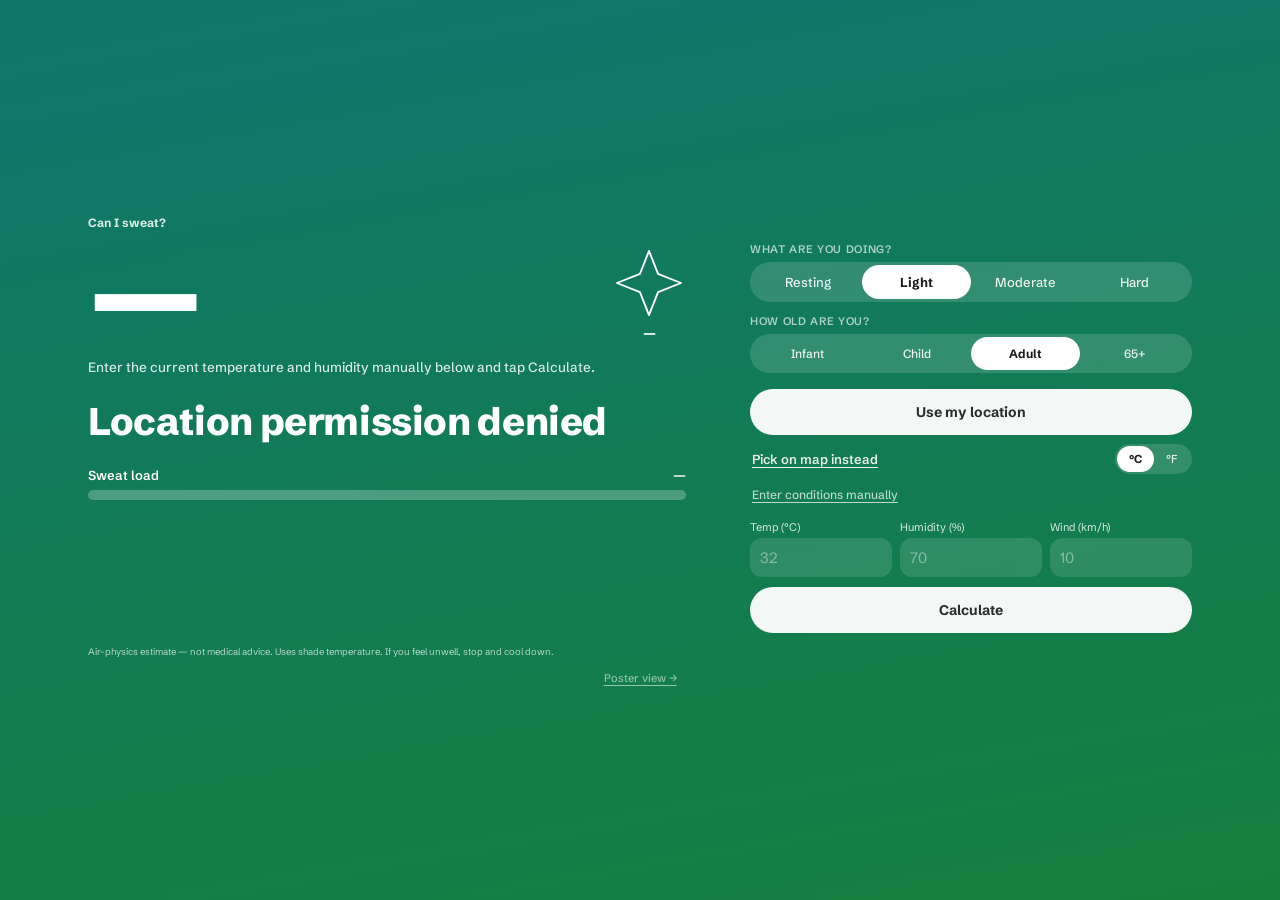
<file: index.html>
<!doctype html>
<html lang="en">
<head>
  <meta charset="utf-8" />
  <meta name="viewport" content="width=device-width, initial-scale=1, viewport-fit=cover" />
  <meta name="theme-color" content="#0f766e" />
  <title>Can I Sweat?</title>
  <meta name="description" content="Whether your sweat can cool you — the whole screen is the verdict." />
  <link rel="manifest" href="manifest.webmanifest" />
  <link rel="icon" href="icons/icon.svg" type="image/svg+xml" />
  <link rel="apple-touch-icon" href="icons/icon.svg" />
  <link rel="preconnect" href="https://fonts.googleapis.com" />
  <link rel="preconnect" href="https://fonts.gstatic.com" crossorigin />
  <link href="https://fonts.googleapis.com/css2?family=Schibsted+Grotesk:wght@400;500;700;800&display=swap" rel="stylesheet" />
  <link rel="stylesheet" href="vendor/leaflet/leaflet.css" />
  <link rel="stylesheet" href="thermometer.css" />
</head>
<body>
  <main class="tc" id="root" data-tier="ok">
    <div class="tc__content">
      <header class="tc__header">
        <span class="tc__brand">Can I sweat?</span>
        <span class="tc__place" id="place"></span>
      </header>

      <div class="tc__split">
      <div class="tc__col tc__col--read">
      <div class="tc__tempblock">
        <div class="tc__tempmain">
          <div class="tc__temp" id="temp">—</div>
          <div class="tc__meta" id="meta">&nbsp;</div>
        </div>
        <div class="tc__muggy" id="muggyBlock">
          <svg class="tc__muggysvg" viewBox="0 0 120 120" role="img" aria-label="Mugginess">
            <polygon id="muggyFill" fill="#fff" fill-opacity="0.9" stroke-linejoin="round"></polygon>
            <polygon id="muggyLine" fill="none" stroke="#fff" stroke-width="3" stroke-linejoin="round"></polygon>
          </svg>
          <div class="tc__muggyword" id="muggyWord">—</div>
          <div class="tc__muggylabel" id="muggyDew">&nbsp;</div>
        </div>
      </div>

      <h1 class="tc__sentence" id="sentence" aria-live="polite">Locating you…</h1>

      <section class="tc__load" id="loadBlock" aria-label="Sweat load">
        <div class="tc__loadlabels">
          <span>Sweat load</span>
          <span id="loadValue">—</span>
        </div>
        <div class="tc__track"><div class="tc__fill" id="loadFill"></div></div>
      </section>
      </div>

      <div class="tc__col tc__col--act">
      <div class="tc__control">
        <div class="tc__label">WHAT ARE YOU DOING?</div>
        <div class="tc__seg" id="activity" role="radiogroup" aria-label="Activity level">
          <button type="button" class="seg" data-activity="rest">Resting</button>
          <button type="button" class="seg is-active" data-activity="light">Light</button>
          <button type="button" class="seg" data-activity="moderate">Moderate</button>
          <button type="button" class="seg" data-activity="hard">Hard</button>
        </div>
      </div>

      <div class="tc__control">
        <div class="tc__label">HOW OLD ARE YOU?</div>
        <div class="tc__seg" id="ageGroup" role="radiogroup" aria-label="Age group">
          <button type="button" class="seg" data-age="infant">Infant</button>
          <button type="button" class="seg" data-age="child">Child</button>
          <button type="button" class="seg is-active" data-age="adult">Adult</button>
          <button type="button" class="seg" data-age="older">65+</button>
        </div>
      </div>

      <button type="button" class="tc__primary" id="refreshBtn">Use my location</button>

      <div class="tc__utility">
        <button type="button" class="tc__link" id="mapBtn">Pick on map instead</button>
        <div class="tc__seg tc__seg--units" id="unitToggle" role="radiogroup" aria-label="Temperature units">
          <button type="button" class="seg is-active" data-unit="C">°C</button>
          <button type="button" class="seg" data-unit="F">°F</button>
        </div>
      </div>

      <button type="button" class="tc__link tc__link--manual" id="manualToggle">Enter conditions manually</button>
      <div class="tc__manual" id="manualPanel" hidden>
        <div class="tc__manualgrid">
          <label><span>Temp (<span class="unitTag">°C</span>)</span>
            <input type="number" id="manualTemp" inputmode="decimal" step="0.1" placeholder="32" />
          </label>
          <label><span>Humidity (%)</span>
            <input type="number" id="manualHum" inputmode="numeric" min="0" max="100" step="1" placeholder="70" />
          </label>
          <label><span>Wind (km/h)</span>
            <input type="number" id="manualWind" inputmode="decimal" min="0" step="1" placeholder="10" />
          </label>
        </div>
        <button type="button" class="tc__primary tc__primary--manual" id="applyManual">Calculate</button>
      </div>
      </div>
      </div>

      <p class="tc__caveat">Air-physics estimate — not medical advice. Uses shade temperature. If you feel unwell, stop and cool down.</p>
      <a class="tc__skinlink" href="poster/">Poster view →</a>
    </div>
  </main>

  <dialog class="tc__mapmodal" id="mapModal">
    <div class="tc__maphead">
      <h2>Pick a location</h2>
      <button type="button" class="tc__mapclose" id="mapClose" aria-label="Close">✕</button>
    </div>
    <div id="map"></div>
    <p class="tc__maphint">Tap the map to drop a pin.</p>
    <button type="button" class="tc__primary tc__mapconfirm" id="mapConfirm" disabled>Use this location</button>
  </dialog>

  <script src="vendor/leaflet/leaflet.js"></script>
  <script src="core.js"></script>
  <script src="thermometer.js"></script>
</body>
</html>
</file>
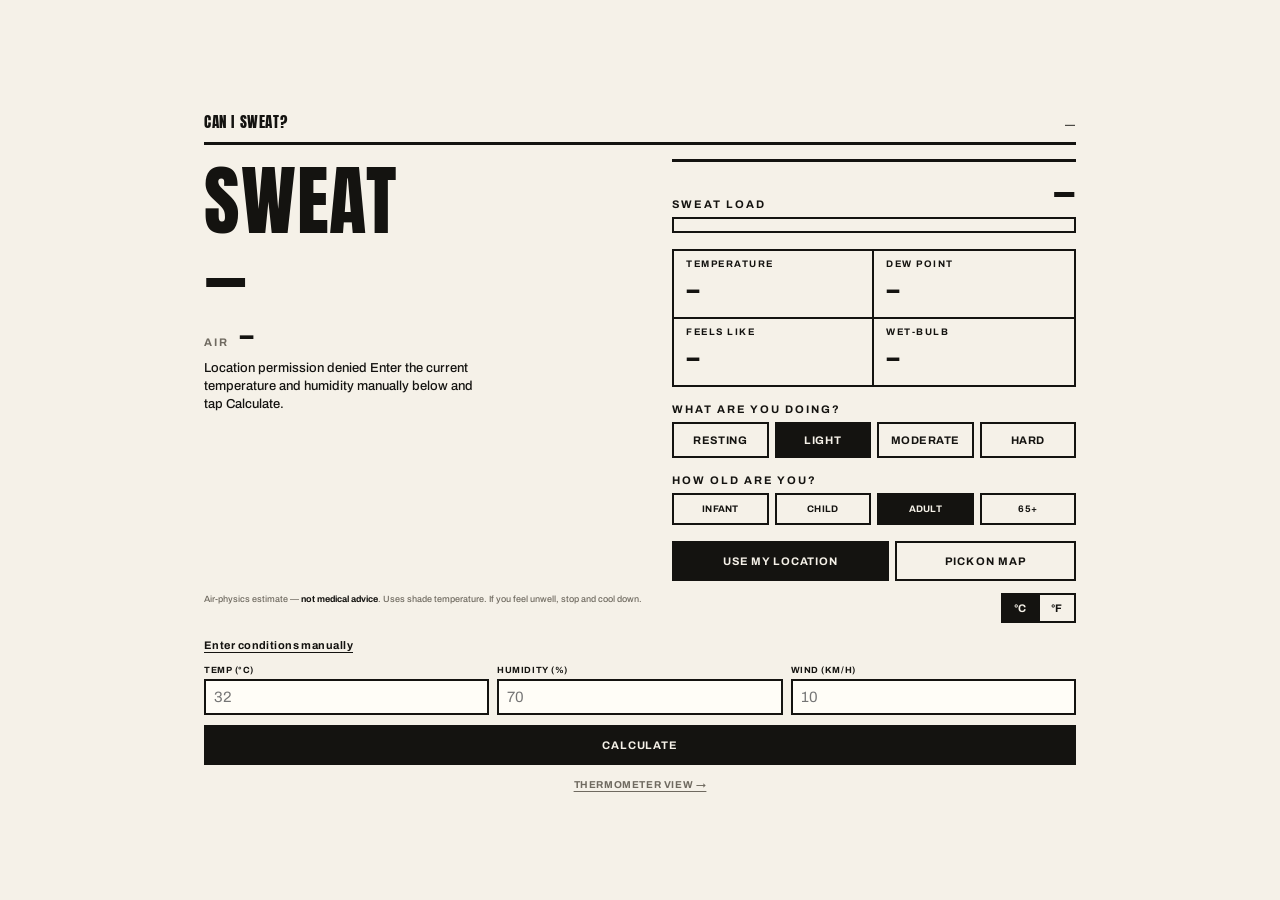
<file: poster/index.html>
<!doctype html>
<html lang="en">
<head>
  <meta charset="utf-8" />
  <meta name="viewport" content="width=device-width, initial-scale=1, viewport-fit=cover" />
  <meta name="theme-color" content="#f5f1e8" />
  <title>Can I Sweat? — Poster</title>
  <meta name="description" content="Whether your sweat can cool you — the verdict as a headline." />
  <link rel="manifest" href="../manifest.webmanifest" />
  <link rel="icon" href="../icons/icon.svg" type="image/svg+xml" />
  <link rel="apple-touch-icon" href="../icons/icon.svg" />
  <link rel="preconnect" href="https://fonts.googleapis.com" />
  <link rel="preconnect" href="https://fonts.gstatic.com" crossorigin />
  <link href="https://fonts.googleapis.com/css2?family=Anton&family=Archivo:wght@400;500;600;700&display=swap" rel="stylesheet" />
  <link rel="stylesheet" href="../vendor/leaflet/leaflet.css" />
  <link rel="stylesheet" href="poster.css" />
</head>
<body>
  <main class="po" id="root">
    <div class="po__sheet">
      <header class="po__masthead">
        <span class="po__title">CAN I SWEAT?</span>
        <span class="po__coords" id="place">—</span>
      </header>

      <div class="po__split">
      <div class="po__col po__col--read">
      <section class="po__verdict" aria-live="polite">
        <div class="po__status" id="status">—</div>
        <h1 class="po__headline">SWEAT<br><span class="po__word" id="word">—</span></h1>
        <div class="po__air"><span class="po__airtag">AIR</span><span class="po__airword" id="airWord">—</span></div>
        <p class="po__detail" id="detail">Locating you…</p>
      </section>
      </div>

      <div class="po__col po__col--act">
      <section class="po__load">
        <div class="po__loadrow">
          <span class="po__loadlabel">SWEAT LOAD</span>
          <span class="po__pct" id="pct">—</span>
        </div>
        <div class="po__track"><div class="po__fill" id="barFill"></div></div>
      </section>

      <section class="po__grid">
        <div class="po__cell po__cell--tl"><div class="po__k">TEMPERATURE</div><div class="po__v" id="cellTemp">—</div></div>
        <div class="po__cell po__cell--tr"><div class="po__k">DEW POINT</div><div class="po__v" id="cellHum">—</div></div>
        <div class="po__cell po__cell--bl"><div class="po__k">FEELS LIKE</div><div class="po__v" id="cellFeels">—</div></div>
        <div class="po__cell"><div class="po__k">WET-BULB</div><div class="po__v" id="cellWet">—</div></div>
      </section>

      <section class="po__control">
        <div class="po__label">WHAT ARE YOU DOING?</div>
        <div class="po__seg" id="activity" role="radiogroup" aria-label="Activity level">
          <button type="button" class="seg" data-activity="rest">Resting</button>
          <button type="button" class="seg is-active" data-activity="light">Light</button>
          <button type="button" class="seg" data-activity="moderate">Moderate</button>
          <button type="button" class="seg" data-activity="hard">Hard</button>
        </div>
      </section>

      <section class="po__control">
        <div class="po__label">HOW OLD ARE YOU?</div>
        <div class="po__seg po__seg--age" id="ageGroup" role="radiogroup" aria-label="Age group">
          <button type="button" class="seg" data-age="infant">Infant</button>
          <button type="button" class="seg" data-age="child">Child</button>
          <button type="button" class="seg is-active" data-age="adult">Adult</button>
          <button type="button" class="seg" data-age="older">65+</button>
        </div>
      </section>

      <div class="po__actions">
        <button type="button" class="po__btn po__btn--primary" id="refreshBtn">USE MY LOCATION</button>
        <button type="button" class="po__btn" id="mapBtn">PICK ON MAP</button>
      </div>
      </div>
      </div>

      <div class="po__foot">
        <p class="po__caveat">Air-physics estimate — <strong>not medical advice</strong>. Uses shade temperature. If you feel unwell, stop and cool down.</p>
        <div class="po__seg po__seg--units" id="unitToggle" role="radiogroup" aria-label="Temperature units">
          <button type="button" class="seg is-active" data-unit="C">°C</button>
          <button type="button" class="seg" data-unit="F">°F</button>
        </div>
      </div>

      <button type="button" class="po__manualtoggle" id="manualToggle">Enter conditions manually</button>
      <div class="po__manual" id="manualPanel" hidden>
        <div class="po__manualgrid">
          <label><span>TEMP (<span class="unitTag">°C</span>)</span>
            <input type="number" id="manualTemp" inputmode="decimal" step="0.1" placeholder="32" />
          </label>
          <label><span>HUMIDITY (%)</span>
            <input type="number" id="manualHum" inputmode="numeric" min="0" max="100" step="1" placeholder="70" />
          </label>
          <label><span>WIND (KM/H)</span>
            <input type="number" id="manualWind" inputmode="decimal" min="0" step="1" placeholder="10" />
          </label>
        </div>
        <button type="button" class="po__btn po__btn--primary po__btn--calc" id="applyManual">CALCULATE</button>
      </div>

      <a class="po__skinlink" href="../">THERMOMETER VIEW →</a>
    </div>
  </main>

  <dialog class="po__mapmodal" id="mapModal">
    <div class="po__maphead">
      <h2>PICK A LOCATION</h2>
      <button type="button" class="po__mapclose" id="mapClose" aria-label="Close">✕</button>
    </div>
    <div id="map"></div>
    <p class="po__maphint">Tap the map to drop a pin.</p>
    <button type="button" class="po__btn po__btn--primary po__mapconfirm" id="mapConfirm" disabled>USE THIS LOCATION</button>
  </dialog>

  <script src="../vendor/leaflet/leaflet.js"></script>
  <script src="../core.js"></script>
  <script src="poster.js"></script>
</body>
</html>
</file>
<file: vendor/leaflet/leaflet.css>
/* required styles */

.leaflet-pane,
.leaflet-tile,
.leaflet-marker-icon,
.leaflet-marker-shadow,
.leaflet-tile-container,
.leaflet-pane > svg,
.leaflet-pane > canvas,
.leaflet-zoom-box,
.leaflet-image-layer,
.leaflet-layer {
	position: absolute;
	left: 0;
	top: 0;
	}
.leaflet-container {
	overflow: hidden;
	}
.leaflet-tile,
.leaflet-marker-icon,
.leaflet-marker-shadow {
	-webkit-user-select: none;
	   -moz-user-select: none;
	        user-select: none;
	  -webkit-user-drag: none;
	}
/* Prevents IE11 from highlighting tiles in blue */
.leaflet-tile::selection {
	background: transparent;
}
/* Safari renders non-retina tile on retina better with this, but Chrome is worse */
.leaflet-safari .leaflet-tile {
	image-rendering: -webkit-optimize-contrast;
	}
/* hack that prevents hw layers "stretching" when loading new tiles */
.leaflet-safari .leaflet-tile-container {
	width: 1600px;
	height: 1600px;
	-webkit-transform-origin: 0 0;
	}
.leaflet-marker-icon,
.leaflet-marker-shadow {
	display: block;
	}
/* .leaflet-container svg: reset svg max-width decleration shipped in Joomla! (joomla.org) 3.x */
/* .leaflet-container img: map is broken in FF if you have max-width: 100% on tiles */
.leaflet-container .leaflet-overlay-pane svg {
	max-width: none !important;
	max-height: none !important;
	}
.leaflet-container .leaflet-marker-pane img,
.leaflet-container .leaflet-shadow-pane img,
.leaflet-container .leaflet-tile-pane img,
.leaflet-container img.leaflet-image-layer,
.leaflet-container .leaflet-tile {
	max-width: none !important;
	max-height: none !important;
	width: auto;
	padding: 0;
	}

.leaflet-container img.leaflet-tile {
	/* See: https://bugs.chromium.org/p/chromium/issues/detail?id=600120 */
	mix-blend-mode: plus-lighter;
}

.leaflet-container.leaflet-touch-zoom {
	-ms-touch-action: pan-x pan-y;
	touch-action: pan-x pan-y;
	}
.leaflet-container.leaflet-touch-drag {
	-ms-touch-action: pinch-zoom;
	/* Fallback for FF which doesn't support pinch-zoom */
	touch-action: none;
	touch-action: pinch-zoom;
}
.leaflet-container.leaflet-touch-drag.leaflet-touch-zoom {
	-ms-touch-action: none;
	touch-action: none;
}
.leaflet-container {
	-webkit-tap-highlight-color: transparent;
}
.leaflet-container a {
	-webkit-tap-highlight-color: rgba(51, 181, 229, 0.4);
}
.leaflet-tile {
	filter: inherit;
	visibility: hidden;
	}
.leaflet-tile-loaded {
	visibility: inherit;
	}
.leaflet-zoom-box {
	width: 0;
	height: 0;
	-moz-box-sizing: border-box;
	     box-sizing: border-box;
	z-index: 800;
	}
/* workaround for https://bugzilla.mozilla.org/show_bug.cgi?id=888319 */
.leaflet-overlay-pane svg {
	-moz-user-select: none;
	}

.leaflet-pane         { z-index: 400; }

.leaflet-tile-pane    { z-index: 200; }
.leaflet-overlay-pane { z-index: 400; }
.leaflet-shadow-pane  { z-index: 500; }
.leaflet-marker-pane  { z-index: 600; }
.leaflet-tooltip-pane   { z-index: 650; }
.leaflet-popup-pane   { z-index: 700; }

.leaflet-map-pane canvas { z-index: 100; }
.leaflet-map-pane svg    { z-index: 200; }

.leaflet-vml-shape {
	width: 1px;
	height: 1px;
	}
.lvml {
	behavior: url(#default#VML);
	display: inline-block;
	position: absolute;
	}


/* control positioning */

.leaflet-control {
	position: relative;
	z-index: 800;
	pointer-events: visiblePainted; /* IE 9-10 doesn't have auto */
	pointer-events: auto;
	}
.leaflet-top,
.leaflet-bottom {
	position: absolute;
	z-index: 1000;
	pointer-events: none;
	}
.leaflet-top {
	top: 0;
	}
.leaflet-right {
	right: 0;
	}
.leaflet-bottom {
	bottom: 0;
	}
.leaflet-left {
	left: 0;
	}
.leaflet-control {
	float: left;
	clear: both;
	}
.leaflet-right .leaflet-control {
	float: right;
	}
.leaflet-top .leaflet-control {
	margin-top: 10px;
	}
.leaflet-bottom .leaflet-control {
	margin-bottom: 10px;
	}
.leaflet-left .leaflet-control {
	margin-left: 10px;
	}
.leaflet-right .leaflet-control {
	margin-right: 10px;
	}


/* zoom and fade animations */

.leaflet-fade-anim .leaflet-popup {
	opacity: 0;
	-webkit-transition: opacity 0.2s linear;
	   -moz-transition: opacity 0.2s linear;
	        transition: opacity 0.2s linear;
	}
.leaflet-fade-anim .leaflet-map-pane .leaflet-popup {
	opacity: 1;
	}
.leaflet-zoom-animated {
	-webkit-transform-origin: 0 0;
	    -ms-transform-origin: 0 0;
	        transform-origin: 0 0;
	}
svg.leaflet-zoom-animated {
	will-change: transform;
}

.leaflet-zoom-anim .leaflet-zoom-animated {
	-webkit-transition: -webkit-transform 0.25s cubic-bezier(0,0,0.25,1);
	   -moz-transition:    -moz-transform 0.25s cubic-bezier(0,0,0.25,1);
	        transition:         transform 0.25s cubic-bezier(0,0,0.25,1);
	}
.leaflet-zoom-anim .leaflet-tile,
.leaflet-pan-anim .leaflet-tile {
	-webkit-transition: none;
	   -moz-transition: none;
	        transition: none;
	}

.leaflet-zoom-anim .leaflet-zoom-hide {
	visibility: hidden;
	}


/* cursors */

.leaflet-interactive {
	cursor: pointer;
	}
.leaflet-grab {
	cursor: -webkit-grab;
	cursor:    -moz-grab;
	cursor:         grab;
	}
.leaflet-crosshair,
.leaflet-crosshair .leaflet-interactive {
	cursor: crosshair;
	}
.leaflet-popup-pane,
.leaflet-control {
	cursor: auto;
	}
.leaflet-dragging .leaflet-grab,
.leaflet-dragging .leaflet-grab .leaflet-interactive,
.leaflet-dragging .leaflet-marker-draggable {
	cursor: move;
	cursor: -webkit-grabbing;
	cursor:    -moz-grabbing;
	cursor:         grabbing;
	}

/* marker & overlays interactivity */
.leaflet-marker-icon,
.leaflet-marker-shadow,
.leaflet-image-layer,
.leaflet-pane > svg path,
.leaflet-tile-container {
	pointer-events: none;
	}

.leaflet-marker-icon.leaflet-interactive,
.leaflet-image-layer.leaflet-interactive,
.leaflet-pane > svg path.leaflet-interactive,
svg.leaflet-image-layer.leaflet-interactive path {
	pointer-events: visiblePainted; /* IE 9-10 doesn't have auto */
	pointer-events: auto;
	}

/* visual tweaks */

.leaflet-container {
	background: #ddd;
	outline-offset: 1px;
	}
.leaflet-container a {
	color: #0078A8;
	}
.leaflet-zoom-box {
	border: 2px dotted #38f;
	background: rgba(255,255,255,0.5);
	}


/* general typography */
.leaflet-container {
	font-family: "Helvetica Neue", Arial, Helvetica, sans-serif;
	font-size: 12px;
	font-size: 0.75rem;
	line-height: 1.5;
	}


/* general toolbar styles */

.leaflet-bar {
	box-shadow: 0 1px 5px rgba(0,0,0,0.65);
	border-radius: 4px;
	}
.leaflet-bar a {
	background-color: #fff;
	border-bottom: 1px solid #ccc;
	width: 26px;
	height: 26px;
	line-height: 26px;
	display: block;
	text-align: center;
	text-decoration: none;
	color: black;
	}
.leaflet-bar a,
.leaflet-control-layers-toggle {
	background-position: 50% 50%;
	background-repeat: no-repeat;
	display: block;
	}
.leaflet-bar a:hover,
.leaflet-bar a:focus {
	background-color: #f4f4f4;
	}
.leaflet-bar a:first-child {
	border-top-left-radius: 4px;
	border-top-right-radius: 4px;
	}
.leaflet-bar a:last-child {
	border-bottom-left-radius: 4px;
	border-bottom-right-radius: 4px;
	border-bottom: none;
	}
.leaflet-bar a.leaflet-disabled {
	cursor: default;
	background-color: #f4f4f4;
	color: #bbb;
	}

.leaflet-touch .leaflet-bar a {
	width: 30px;
	height: 30px;
	line-height: 30px;
	}
.leaflet-touch .leaflet-bar a:first-child {
	border-top-left-radius: 2px;
	border-top-right-radius: 2px;
	}
.leaflet-touch .leaflet-bar a:last-child {
	border-bottom-left-radius: 2px;
	border-bottom-right-radius: 2px;
	}

/* zoom control */

.leaflet-control-zoom-in,
.leaflet-control-zoom-out {
	font: bold 18px 'Lucida Console', Monaco, monospace;
	text-indent: 1px;
	}

.leaflet-touch .leaflet-control-zoom-in, .leaflet-touch .leaflet-control-zoom-out  {
	font-size: 22px;
	}


/* layers control */

.leaflet-control-layers {
	box-shadow: 0 1px 5px rgba(0,0,0,0.4);
	background: #fff;
	border-radius: 5px;
	}
.leaflet-control-layers-toggle {
	background-image: url(images/layers.png);
	width: 36px;
	height: 36px;
	}
.leaflet-retina .leaflet-control-layers-toggle {
	background-image: url(images/layers-2x.png);
	background-size: 26px 26px;
	}
.leaflet-touch .leaflet-control-layers-toggle {
	width: 44px;
	height: 44px;
	}
.leaflet-control-layers .leaflet-control-layers-list,
.leaflet-control-layers-expanded .leaflet-control-layers-toggle {
	display: none;
	}
.leaflet-control-layers-expanded .leaflet-control-layers-list {
	display: block;
	position: relative;
	}
.leaflet-control-layers-expanded {
	padding: 6px 10px 6px 6px;
	color: #333;
	background: #fff;
	}
.leaflet-control-layers-scrollbar {
	overflow-y: scroll;
	overflow-x: hidden;
	padding-right: 5px;
	}
.leaflet-control-layers-selector {
	margin-top: 2px;
	position: relative;
	top: 1px;
	}
.leaflet-control-layers label {
	display: block;
	font-size: 13px;
	font-size: 1.08333em;
	}
.leaflet-control-layers-separator {
	height: 0;
	border-top: 1px solid #ddd;
	margin: 5px -10px 5px -6px;
	}

/* Default icon URLs */
.leaflet-default-icon-path { /* used only in path-guessing heuristic, see L.Icon.Default */
	background-image: url(images/marker-icon.png);
	}


/* attribution and scale controls */

.leaflet-container .leaflet-control-attribution {
	background: #fff;
	background: rgba(255, 255, 255, 0.8);
	margin: 0;
	}
.leaflet-control-attribution,
.leaflet-control-scale-line {
	padding: 0 5px;
	color: #333;
	line-height: 1.4;
	}
.leaflet-control-attribution a {
	text-decoration: none;
	}
.leaflet-control-attribution a:hover,
.leaflet-control-attribution a:focus {
	text-decoration: underline;
	}
.leaflet-attribution-flag {
	display: inline !important;
	vertical-align: baseline !important;
	width: 1em;
	height: 0.6669em;
	}
.leaflet-left .leaflet-control-scale {
	margin-left: 5px;
	}
.leaflet-bottom .leaflet-control-scale {
	margin-bottom: 5px;
	}
.leaflet-control-scale-line {
	border: 2px solid #777;
	border-top: none;
	line-height: 1.1;
	padding: 2px 5px 1px;
	white-space: nowrap;
	-moz-box-sizing: border-box;
	     box-sizing: border-box;
	background: rgba(255, 255, 255, 0.8);
	text-shadow: 1px 1px #fff;
	}
.leaflet-control-scale-line:not(:first-child) {
	border-top: 2px solid #777;
	border-bottom: none;
	margin-top: -2px;
	}
.leaflet-control-scale-line:not(:first-child):not(:last-child) {
	border-bottom: 2px solid #777;
	}

.leaflet-touch .leaflet-control-attribution,
.leaflet-touch .leaflet-control-layers,
.leaflet-touch .leaflet-bar {
	box-shadow: none;
	}
.leaflet-touch .leaflet-control-layers,
.leaflet-touch .leaflet-bar {
	border: 2px solid rgba(0,0,0,0.2);
	background-clip: padding-box;
	}


/* popup */

.leaflet-popup {
	position: absolute;
	text-align: center;
	margin-bottom: 20px;
	}
.leaflet-popup-content-wrapper {
	padding: 1px;
	text-align: left;
	border-radius: 12px;
	}
.leaflet-popup-content {
	margin: 13px 24px 13px 20px;
	line-height: 1.3;
	font-size: 13px;
	font-size: 1.08333em;
	min-height: 1px;
	}
.leaflet-popup-content p {
	margin: 17px 0;
	margin: 1.3em 0;
	}
.leaflet-popup-tip-container {
	width: 40px;
	height: 20px;
	position: absolute;
	left: 50%;
	margin-top: -1px;
	margin-left: -20px;
	overflow: hidden;
	pointer-events: none;
	}
.leaflet-popup-tip {
	width: 17px;
	height: 17px;
	padding: 1px;

	margin: -10px auto 0;
	pointer-events: auto;

	-webkit-transform: rotate(45deg);
	   -moz-transform: rotate(45deg);
	    -ms-transform: rotate(45deg);
	        transform: rotate(45deg);
	}
.leaflet-popup-content-wrapper,
.leaflet-popup-tip {
	background: white;
	color: #333;
	box-shadow: 0 3px 14px rgba(0,0,0,0.4);
	}
.leaflet-container a.leaflet-popup-close-button {
	position: absolute;
	top: 0;
	right: 0;
	border: none;
	text-align: center;
	width: 24px;
	height: 24px;
	font: 16px/24px Tahoma, Verdana, sans-serif;
	color: #757575;
	text-decoration: none;
	background: transparent;
	}
.leaflet-container a.leaflet-popup-close-button:hover,
.leaflet-container a.leaflet-popup-close-button:focus {
	color: #585858;
	}
.leaflet-popup-scrolled {
	overflow: auto;
	}

.leaflet-oldie .leaflet-popup-content-wrapper {
	-ms-zoom: 1;
	}
.leaflet-oldie .leaflet-popup-tip {
	width: 24px;
	margin: 0 auto;

	-ms-filter: "progid:DXImageTransform.Microsoft.Matrix(M11=0.70710678, M12=0.70710678, M21=-0.70710678, M22=0.70710678)";
	filter: progid:DXImageTransform.Microsoft.Matrix(M11=0.70710678, M12=0.70710678, M21=-0.70710678, M22=0.70710678);
	}

.leaflet-oldie .leaflet-control-zoom,
.leaflet-oldie .leaflet-control-layers,
.leaflet-oldie .leaflet-popup-content-wrapper,
.leaflet-oldie .leaflet-popup-tip {
	border: 1px solid #999;
	}


/* div icon */

.leaflet-div-icon {
	background: #fff;
	border: 1px solid #666;
	}


/* Tooltip */
/* Base styles for the element that has a tooltip */
.leaflet-tooltip {
	position: absolute;
	padding: 6px;
	background-color: #fff;
	border: 1px solid #fff;
	border-radius: 3px;
	color: #222;
	white-space: nowrap;
	-webkit-user-select: none;
	-moz-user-select: none;
	-ms-user-select: none;
	user-select: none;
	pointer-events: none;
	box-shadow: 0 1px 3px rgba(0,0,0,0.4);
	}
.leaflet-tooltip.leaflet-interactive {
	cursor: pointer;
	pointer-events: auto;
	}
.leaflet-tooltip-top:before,
.leaflet-tooltip-bottom:before,
.leaflet-tooltip-left:before,
.leaflet-tooltip-right:before {
	position: absolute;
	pointer-events: none;
	border: 6px solid transparent;
	background: transparent;
	content: "";
	}

/* Directions */

.leaflet-tooltip-bottom {
	margin-top: 6px;
}
.leaflet-tooltip-top {
	margin-top: -6px;
}
.leaflet-tooltip-bottom:before,
.leaflet-tooltip-top:before {
	left: 50%;
	margin-left: -6px;
	}
.leaflet-tooltip-top:before {
	bottom: 0;
	margin-bottom: -12px;
	border-top-color: #fff;
	}
.leaflet-tooltip-bottom:before {
	top: 0;
	margin-top: -12px;
	margin-left: -6px;
	border-bottom-color: #fff;
	}
.leaflet-tooltip-left {
	margin-left: -6px;
}
.leaflet-tooltip-right {
	margin-left: 6px;
}
.leaflet-tooltip-left:before,
.leaflet-tooltip-right:before {
	top: 50%;
	margin-top: -6px;
	}
.leaflet-tooltip-left:before {
	right: 0;
	margin-right: -12px;
	border-left-color: #fff;
	}
.leaflet-tooltip-right:before {
	left: 0;
	margin-left: -12px;
	border-right-color: #fff;
	}

/* Printing */

@media print {
	/* Prevent printers from removing background-images of controls. */
	.leaflet-control {
		-webkit-print-color-adjust: exact;
		print-color-adjust: exact;
		}
	}
</file>
<file: thermometer.css>
/* "The Thermometer" (design 1c) — the whole screen is the verdict.
 * Full-bleed colour field that shifts with the calibrated risk tier. */

* { box-sizing: border-box; }

html, body {
  margin: 0;
  padding: 0;
  overflow-x: hidden;
  background: #0f766e;
  font-family: 'Schibsted Grotesk', -apple-system, BlinkMacSystemFont, system-ui, sans-serif;
  -webkit-font-smoothing: antialiased;
}

.tc {
  min-height: 100dvh;
  display: flex;
  color: #fff;
  background: linear-gradient(170deg, #0f766e 0%, #15803d 100%);
  transition: background 700ms ease;
}
.tc[data-tier="ok"]       { background: linear-gradient(170deg, #0f766e 0%, #15803d 100%); }
.tc[data-tier="watch"]    { background: linear-gradient(170deg, #a16207 0%, #ca8a04 100%); }
.tc[data-tier="high"]     { background: linear-gradient(170deg, #c2410c 0%, #ea580c 100%); }
.tc[data-tier="over"]     { background: linear-gradient(170deg, #b91c1c 0%, #dc2626 100%); }
.tc[data-tier="critical"] { background: linear-gradient(170deg, #7f1d1d 0%, #3f0808 100%); }

.tc__content {
  flex: 1;
  width: 100%;
  max-width: 30rem;
  margin: 0 auto;
  padding:
    calc(env(safe-area-inset-top) + 20px)
    24px
    calc(env(safe-area-inset-bottom) + 24px);
  display: flex;
  flex-direction: column;
}

.tc__split, .tc__col { display: contents; }

/* Header */
.tc__header {
  display: flex;
  justify-content: space-between;
  align-items: center;
  font-size: 12px;
  opacity: 0.85;
}
.tc__brand { font-weight: 700; }
.tc__place { font-weight: 500; text-align: right; padding-left: 12px; }

/* Temperature */
.tc__tempblock {
  margin-top: 22px;
  display: flex;
  align-items: flex-start;
  justify-content: space-between;
  gap: 16px;
}
.tc__tempmain { min-width: 0; }
.tc__temp {
  font-size: clamp(72px, 27vw, 100px);
  font-weight: 800;
  line-height: 0.95;
  letter-spacing: -0.03em;
}
.tc__meta {
  margin-top: 8px;
  font-size: 13.5px;
  font-weight: 500;
  opacity: 0.85;
}

/* Mugginess — star that retracts into a hard octagon, filling centre-out.
   Deliberately monochrome (no teal): it rides the full-bleed danger colour, so
   a white mark reads on every tier and never competes with the verdict hue. */
.tc__muggy { flex: 0 0 auto; text-align: center; padding-top: 4px; }
.tc__muggysvg { width: 74px; height: 74px; display: block; margin: 0 auto; }
.tc__muggyword { margin-top: 5px; font-size: 13px; font-weight: 700; }
.tc__muggylabel { font-size: 9px; letter-spacing: 0.14em; opacity: 0.65; margin-top: 1px; }

/* Verdict sentence */
.tc__sentence {
  margin: 24px 0 0;
  font-size: 29px;
  font-weight: 800;
  line-height: 1.15;
  letter-spacing: -0.01em;
  max-width: 310px;
  text-wrap: pretty;
}

/* Sweat load bar — pushed toward the bottom */
.tc__load { margin-top: auto; padding-top: 24px; }
.tc__loadlabels {
  display: flex;
  justify-content: space-between;
  font-size: 13px;
  font-weight: 600;
  margin-bottom: 7px;
}
.tc__track {
  height: 10px;
  border-radius: 999px;
  background: rgba(255, 255, 255, 0.25);
  overflow: hidden;
}
.tc__fill {
  height: 100%;
  width: 0%;
  border-radius: 999px;
  background: #fff;
  transition: width 500ms ease;
}

/* Segmented controls */
.tc__control { margin-top: 20px; }
.tc__control + .tc__control { margin-top: 12px; }
.tc__label {
  font-size: 11px;
  font-weight: 600;
  letter-spacing: 0.06em;
  opacity: 0.65;
  margin-bottom: 6px;
}
.tc__seg {
  display: flex;
  background: rgba(255, 255, 255, 0.14);
  border-radius: 999px;
  padding: 3px;
}
.seg {
  flex: 1;
  appearance: none;
  border: none;
  background: transparent;
  color: rgba(255, 255, 255, 0.92);
  font-family: inherit;
  font-size: 13px;
  font-weight: 500;
  padding: 9px 0;
  border-radius: 999px;
  cursor: pointer;
  transition: background 150ms ease, color 150ms ease;
}
.seg.is-active { background: #fff; color: #1a1a1a; font-weight: 700; }
@media (hover: hover) {
  .seg:not(.is-active):hover { background: rgba(255, 255, 255, 0.10); }
}
#ageGroup .seg { font-size: 12px; }

/* Primary pill */
.tc__primary {
  margin-top: 16px;
  width: 100%;
  padding: 14px 0;
  border: none;
  border-radius: 999px;
  background: rgba(255, 255, 255, 0.95);
  color: rgba(0, 0, 0, 0.82);
  font-family: inherit;
  font-weight: 700;
  font-size: 14px;
  cursor: pointer;
}
.tc__primary:active { transform: translateY(1px); }

/* Utility row */
.tc__utility {
  margin-top: 8px;
  display: flex;
  align-items: center;
  justify-content: space-between;
  gap: 12px;
}
.tc__link {
  appearance: none;
  border: none;
  background: none;
  color: #fff;
  font-family: inherit;
  font-weight: 600;
  font-size: 13px;
  text-decoration: underline;
  text-underline-offset: 3px;
  opacity: 0.9;
  cursor: pointer;
  padding: 8px 2px;
}
.tc__seg--units { padding: 2px; flex: 0 0 auto; }
.tc__seg--units .seg { flex: 0 0 auto; padding: 6px 12px; font-size: 11.5px; }

.tc__link--manual {
  align-self: flex-start;
  margin-top: 4px;
  font-size: 12px;
  font-weight: 500;
  opacity: 0.72;
}

/* Manual entry */
.tc__manual { margin-top: 10px; }
.tc__manualgrid {
  display: grid;
  grid-template-columns: 1fr 1fr 1fr;
  gap: 8px;
}
.tc__manualgrid label {
  display: flex;
  flex-direction: column;
  gap: 4px;
  font-size: 11px;
  opacity: 0.85;
}
.tc__manualgrid input {
  font-family: inherit;
  font-size: 15px;
  color: #fff;
  background: rgba(255, 255, 255, 0.14);
  border: none;
  border-radius: 12px;
  padding: 10px;
  width: 100%;
}
.tc__manualgrid input::placeholder { color: rgba(255, 255, 255, 0.5); }
.tc__primary--manual { margin-top: 10px; }

/* Caveat */
.tc__caveat {
  margin: 12px 0 0;
  font-size: 9.5px;
  line-height: 1.5;
  opacity: 0.7;
}

/* Tiny link to the alternate (Poster) view */
.tc__skinlink {
  display: block;
  text-align: center;
  margin-top: 12px;
  color: #fff;
  font-size: 11px;
  font-weight: 500;
  text-decoration: underline;
  text-underline-offset: 3px;
  opacity: 0.55;
}

/* Map modal */
.tc__mapmodal {
  border: none;
  border-radius: 16px;
  padding: 0;
  width: min(94vw, 30rem);
  background: #111;
  color: #fff;
  overflow: hidden;
}
.tc__mapmodal::backdrop { background: rgba(0, 0, 0, 0.55); }
.tc__maphead {
  display: flex;
  align-items: center;
  justify-content: space-between;
  padding: 14px 16px;
}
.tc__maphead h2 { margin: 0; font-size: 17px; font-weight: 700; }
.tc__mapclose {
  appearance: none;
  border: none;
  background: rgba(255, 255, 255, 0.12);
  color: #fff;
  border-radius: 999px;
  width: 32px;
  height: 32px;
  font-size: 15px;
  cursor: pointer;
}
#map { width: 100%; height: min(55vh, 24rem); background: #222; }
.tc__maphint { margin: 12px 16px 0; font-size: 12.5px; opacity: 0.75; }
.tc__mapconfirm { width: calc(100% - 32px); margin: 12px 16px 16px; }

[hidden] { display: none !important; }

@media (min-width: 48rem) and (orientation: landscape) {
  .tc { align-items: center; }
  .tc__content {
    max-width: 72rem;
    padding-top: calc(env(safe-area-inset-top) + 40px);
    padding-bottom: calc(env(safe-area-inset-bottom) + 40px);
  }
  .tc__split {
    display: grid;
    grid-template-columns: 1.15fr 0.85fr;
    gap: clamp(32px, 5vw, 80px);
    align-items: start;
    margin-top: 12px;
  }
  .tc__col { display: flex; flex-direction: column; }
  .tc__col--act { justify-content: center; }
  .tc__col > :first-child { margin-top: 0; }
  .tc__temp { font-size: clamp(104px, 9vw, 148px); }
  .tc__sentence { font-size: clamp(30px, 3vw, 44px); max-width: none; }
}

/* Large portrait displays (wall-mounted screens, tablets held upright): keep the
   top/bottom anchor but scale the type up so it fills the screen instead of
   floating small in a big void. Phones (narrow) are untouched. */
@media (min-width: 40rem) and (orientation: portrait) {
  /* Type scales as a % of the content column (container units), so the column's
     own max-width is the natural ceiling — no pixel caps, and it can't overflow.
     The px floors are the phone-breakpoint readability guard. */
  .tc__content { max-width: min(92vw, 52rem); container-type: inline-size; }
  .tc__temp { font-size: max(100px, 24cqi); }
  .tc__meta { font-size: max(13.5px, 3cqi); }
  .tc__muggysvg { width: max(74px, 15cqi); height: max(74px, 15cqi); }
  .tc__muggyword { font-size: max(13px, 2.7cqi); }
  .tc__muggylabel { font-size: max(9px, 1.9cqi); }
  .tc__sentence { font-size: max(29px, 6.6cqi); max-width: none; }
  .tc__loadlabels { font-size: max(13px, 2.7cqi); }
  .tc__track { height: max(10px, 2.3cqi); }
  .tc__label { font-size: max(11px, 2.3cqi); }
  .seg { font-size: max(13px, 2.6cqi); padding: max(9px, 2cqi) 0; }
  .tc__primary { font-size: max(14px, 2.8cqi); padding: max(14px, 2.6cqi) 0; }
  .tc__link { font-size: max(13px, 2.3cqi); }
  .tc__caveat { font-size: max(9.5px, 1.9cqi); }
}

@media (prefers-reduced-motion: reduce) {
  .tc, .tc__fill, .seg { transition: none; }
}
</file>
<file: poster/poster.css>
/* "The Poster" (design 1a) — ink-on-paper editorial. The verdict is a headline.
 * Accent colours (per calibrated tier) are applied inline from JS. */

* { box-sizing: border-box; }

html, body {
  margin: 0;
  padding: 0;
  overflow-x: hidden;
  background: #e9e7e2;
  color: #141310;
  font-family: Archivo, -apple-system, BlinkMacSystemFont, system-ui, sans-serif;
  -webkit-font-smoothing: antialiased;
}

.po {
  --ink: #141310;
  --paper: #f5f1e8;
  min-height: 100dvh;
  display: flex;
  justify-content: center;
  background: var(--paper);
}
.po__sheet {
  width: 100%;
  max-width: 26rem;
  padding:
    calc(env(safe-area-inset-top) + 28px)
    20px
    calc(env(safe-area-inset-bottom) + 28px);
}

.po__split, .po__col { display: contents; }

/* Masthead */
.po__masthead {
  display: flex;
  justify-content: space-between;
  align-items: baseline;
  border-bottom: 3px solid var(--ink);
  padding-bottom: 9px;
  gap: 12px;
}
.po__title { font-family: Anton, sans-serif; font-size: 15px; letter-spacing: 0.04em; }
.po__coords { font-size: 10px; letter-spacing: 0.14em; font-weight: 600; text-align: right; }

/* Verdict */
.po__verdict { margin-top: 16px; }
.po__status { font-size: 11px; font-weight: 700; letter-spacing: 0.18em; }
.po__headline {
  margin: 6px 0 0;
  font-family: Anton, sans-serif;
  font-weight: 400;
  font-size: clamp(42px, 14vw, 58px);
  line-height: 0.95;
  letter-spacing: 0.01em;
}
/* Mugginess — a second, quieter verdict in the same editorial voice. Ink only
   (no tier accent): it is a comfort reading, not the danger verdict. */
.po__air {
  margin-top: 10px;
  display: flex;
  align-items: baseline;
  gap: 10px;
}
.po__airtag { font-size: 11px; font-weight: 700; letter-spacing: 0.18em; color: #6f6a60; }
.po__airword { font-family: Anton, sans-serif; font-size: 27px; line-height: 1; letter-spacing: 0.01em; }

.po__detail {
  margin: 11px 0 0;
  font-size: 13px;
  line-height: 1.4;
  font-weight: 500;
  max-width: 330px;
  text-wrap: pretty;
}

/* Sweat load */
.po__load { margin-top: 18px; border-top: 3px solid var(--ink); padding-top: 8px; }
.po__loadrow { display: flex; justify-content: space-between; align-items: flex-end; }
.po__loadlabel { font-size: 11px; font-weight: 700; letter-spacing: 0.18em; }
.po__pct { font-family: Anton, sans-serif; font-size: 40px; line-height: 1; }
.po__track {
  margin-top: 7px;
  height: 16px;
  border: 2px solid var(--ink);
  padding: 2px;
}
.po__fill { height: 100%; width: 0%; background: var(--ink); transition: width 500ms ease; }

/* Readout grid */
.po__grid {
  margin-top: 16px;
  display: grid;
  grid-template-columns: 1fr 1fr;
  border: 2px solid var(--ink);
}
.po__cell { padding: 8px 12px 10px; }
.po__cell--tl { border-right: 2px solid var(--ink); border-bottom: 2px solid var(--ink); }
.po__cell--tr { border-bottom: 2px solid var(--ink); }
.po__cell--bl { border-right: 2px solid var(--ink); }
.po__k { font-size: 9.5px; font-weight: 700; letter-spacing: 0.16em; }
.po__v { font-family: Anton, sans-serif; font-size: 25px; margin-top: 1px; }

/* Controls */
.po__control { margin-top: 16px; }
.po__label { font-size: 11px; font-weight: 700; letter-spacing: 0.18em; margin-bottom: 7px; }
.po__seg { display: flex; gap: 6px; }
.seg {
  flex: 1;
  appearance: none;
  font-family: Archivo, sans-serif;
  font-weight: 700;
  font-size: 11px;
  text-transform: uppercase;
  letter-spacing: 0.05em;
  padding: 10px 0;
  border: 2px solid var(--ink);
  background: transparent;
  color: var(--ink);
  cursor: pointer;
}
.seg.is-active { background: var(--ink); color: var(--paper); }
@media (hover: hover) { .seg:not(.is-active):hover { background: rgba(20, 19, 16, 0.08); } }
.po__seg--age .seg { font-size: 9.5px; padding: 9px 0; letter-spacing: 0.02em; }

/* Location actions */
.po__actions { margin-top: 16px; display: flex; gap: 6px; }
.po__btn {
  flex: 1;
  appearance: none;
  font-family: Archivo, sans-serif;
  font-weight: 700;
  font-size: 11px;
  letter-spacing: 0.08em;
  padding: 12px 0;
  border: 2px solid var(--ink);
  background: transparent;
  color: var(--ink);
  cursor: pointer;
}
.po__btn:active { transform: translateY(1px); }
.po__btn--primary { flex: 1.2; background: var(--ink); color: var(--paper); }

/* Footer */
.po__foot { margin-top: 12px; display: flex; gap: 10px; align-items: flex-start; }
.po__caveat { flex: 1; margin: 0; font-size: 9px; line-height: 1.45; color: #6f6a60; font-weight: 500; }
.po__caveat strong { color: var(--ink); }
.po__seg--units { flex: 0 0 auto; gap: 0; }
.po__seg--units .seg { flex: 0 0 auto; padding: 7px 11px; }
.po__seg--units .seg + .seg { margin-left: -2px; }

/* Manual entry */
.po__manualtoggle {
  margin-top: 12px;
  appearance: none;
  background: none;
  border: none;
  padding: 4px 0;
  font-family: Archivo, sans-serif;
  font-weight: 700;
  font-size: 11px;
  letter-spacing: 0.04em;
  color: var(--ink);
  text-decoration: underline;
  text-underline-offset: 3px;
  cursor: pointer;
}
.po__skinlink {
  display: block;
  margin-top: 14px;
  text-align: center;
  font-family: Archivo, sans-serif;
  font-weight: 700;
  font-size: 10px;
  letter-spacing: 0.06em;
  color: #6f6a60;
  text-decoration: underline;
  text-underline-offset: 3px;
}
.po__manual { margin-top: 10px; }
.po__manualgrid { display: grid; grid-template-columns: 1fr 1fr 1fr; gap: 8px; }
.po__manualgrid label {
  display: flex; flex-direction: column; gap: 4px;
  font-size: 9px; font-weight: 700; letter-spacing: 0.06em;
}
.po__manualgrid input {
  font-family: Archivo, sans-serif;
  font-size: 15px;
  color: var(--ink);
  background: #fffdf7;
  border: 2px solid var(--ink);
  border-radius: 0;
  padding: 8px;
  width: 100%;
}
.po__btn--calc { margin-top: 10px; width: 100%; flex: none; }

/* Map modal */
.po__mapmodal {
  border: 2px solid var(--ink);
  border-radius: 0;
  padding: 0;
  width: min(94vw, 26rem);
  background: var(--paper);
  color: var(--ink);
  overflow: hidden;
}
.po__mapmodal::backdrop { background: rgba(20, 19, 16, 0.5); }
.po__maphead { display: flex; align-items: center; justify-content: space-between; padding: 12px 14px; border-bottom: 2px solid var(--ink); }
.po__maphead h2 { margin: 0; font-family: Anton, sans-serif; font-size: 15px; letter-spacing: 0.04em; }
.po__mapclose {
  appearance: none; border: 2px solid var(--ink); background: transparent; color: var(--ink);
  width: 30px; height: 30px; font-size: 13px; cursor: pointer;
}
#map { width: 100%; height: min(55vh, 24rem); background: #ddd8cc; }
.po__maphint { margin: 10px 14px 0; font-size: 10px; letter-spacing: 0.04em; color: #6f6a60; font-weight: 600; }
.po__mapconfirm { width: calc(100% - 28px); margin: 10px 14px 14px; }

[hidden] { display: none !important; }

@media (min-width: 48rem) and (orientation: landscape) {
  .po { align-items: center; }
  .po__sheet {
    max-width: 60rem;
    padding:
      calc(env(safe-area-inset-top) + 40px)
      44px
      calc(env(safe-area-inset-bottom) + 40px);
  }
  .po__split {
    display: grid;
    grid-template-columns: 1fr 1fr;
    gap: clamp(32px, 5vw, 64px);
    align-items: start;
    margin-top: 14px;
  }
  .po__col { display: flex; flex-direction: column; }
  .po__col > :first-child { margin-top: 0; }
  .po__headline { font-size: clamp(58px, 6vw, 80px); }
}

/* Large portrait displays (wall-mounted screens, tablets upright): scale the
   editorial sheet up to fill the screen. Phones (narrow) are untouched. */
@media (min-width: 40rem) and (orientation: portrait) {
  /* Type scales as a % of the sheet width (container units) — the sheet's
     max-width is the natural ceiling; no pixel caps, no overflow. */
  .po__sheet { max-width: min(92vw, 50rem); display: flex; flex-direction: column; container-type: inline-size; }
  /* Anchor the load section (and everything below) to the bottom, and move the
     divider rule up so it closes the top block — the gap falls below the line. */
  .po__load { margin-top: auto; border-top: 0; padding-top: 0; }
  .po__verdict { border-bottom: 3px solid var(--ink); padding-bottom: 14px; }
  .po__title { font-size: max(15px, 3.4cqi); }
  .po__coords { font-size: max(10px, 2.25cqi); }
  .po__status { font-size: max(11px, 2.8cqi); }
  .po__headline { font-size: max(58px, 17.4cqi); }
  .po__airtag { font-size: max(11px, 2.8cqi); }
  .po__airword { font-size: max(27px, 6.5cqi); }
  .po__detail { font-size: max(13px, 3cqi); max-width: none; }
  .po__loadlabel { font-size: max(11px, 2.8cqi); }
  .po__pct { font-size: max(40px, 9.5cqi); }
  .po__track { height: max(16px, 3.4cqi); }
  .po__k { font-size: max(9.5px, 2.25cqi); }
  .po__v { font-size: max(25px, 5.6cqi); }
  .po__label { font-size: max(11px, 2.8cqi); }
  .seg { font-size: max(11px, 2.8cqi); padding: max(10px, 2.25cqi) 0; }
  .po__seg--age .seg { font-size: max(9.5px, 2.5cqi); }
  .po__btn { font-size: max(11px, 2.8cqi); padding: max(12px, 2.5cqi) 0; }
  .po__caveat { font-size: max(9px, 2.1cqi); }
  .po__manualtoggle { font-size: max(11px, 2.5cqi); }
  .po__skinlink { font-size: max(10px, 2.25cqi); }
}

@media (prefers-reduced-motion: reduce) { .po__fill { transition: none; } }
</file>
